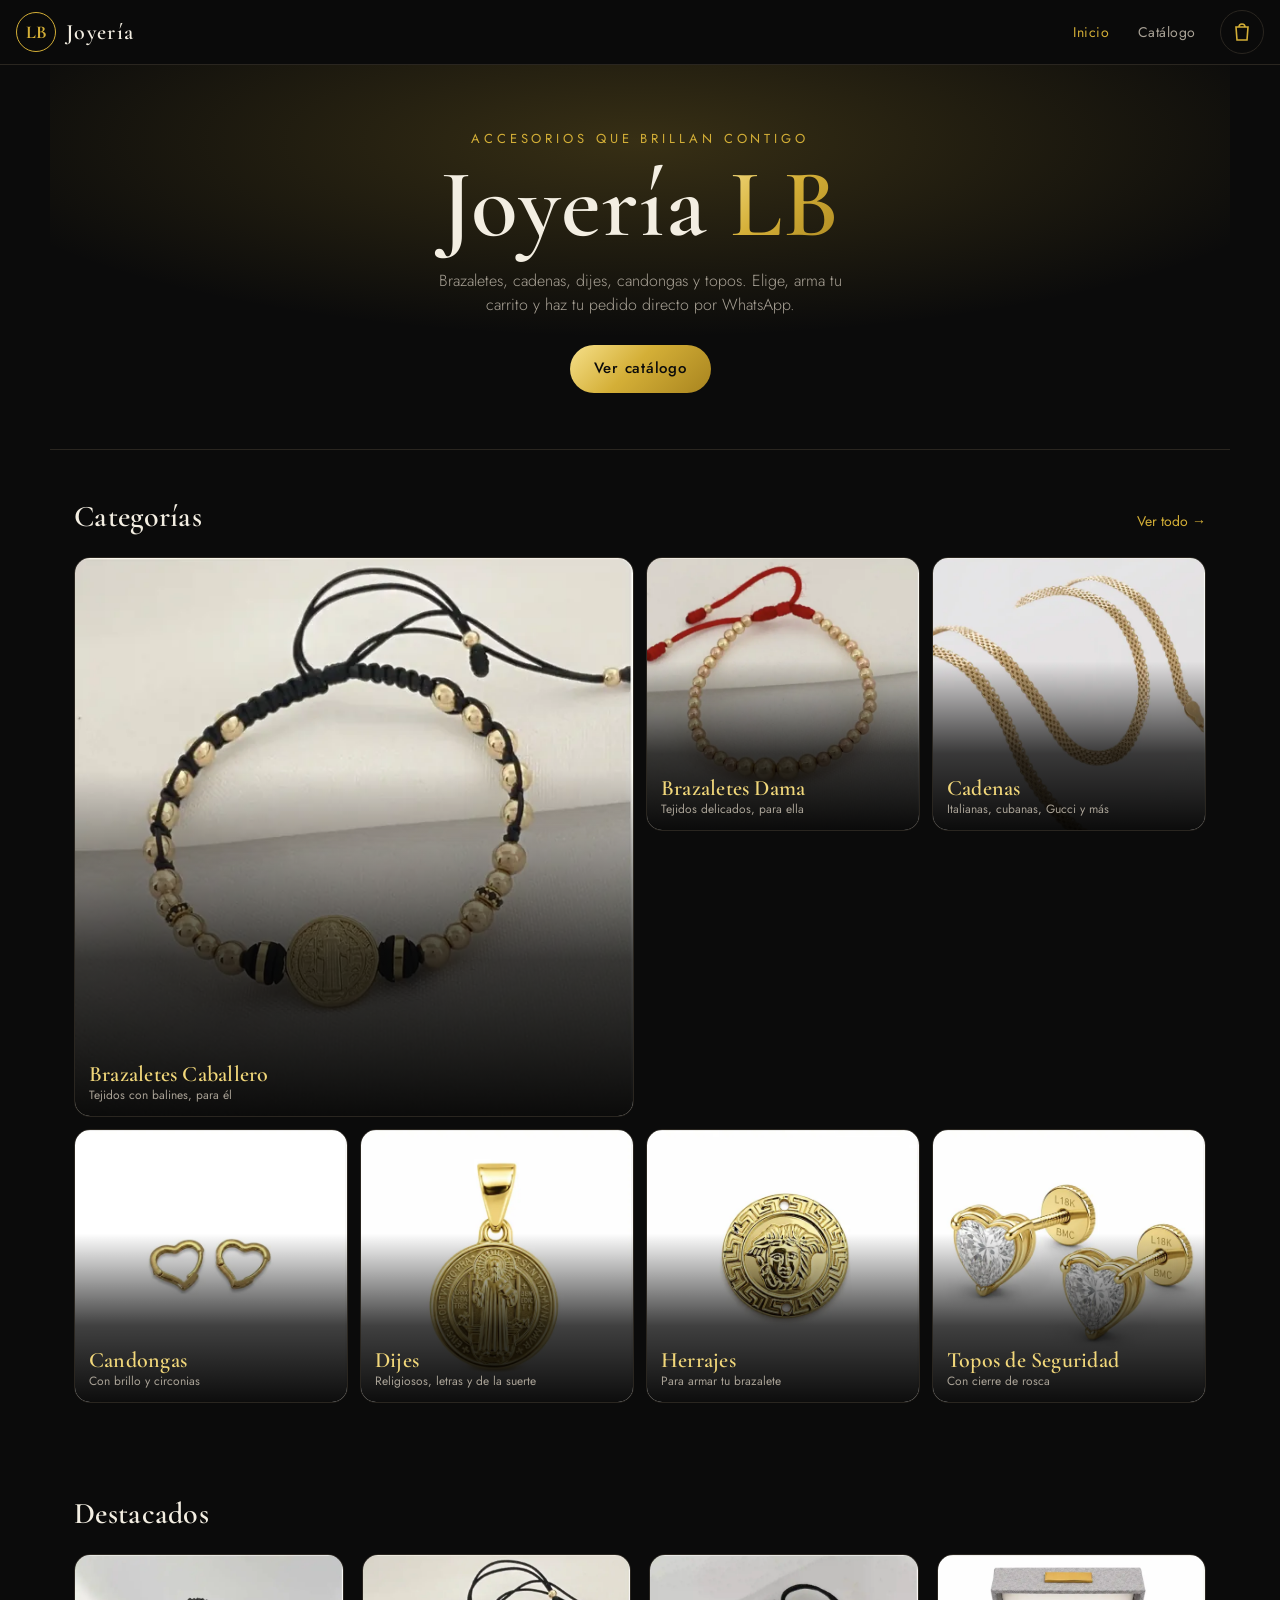
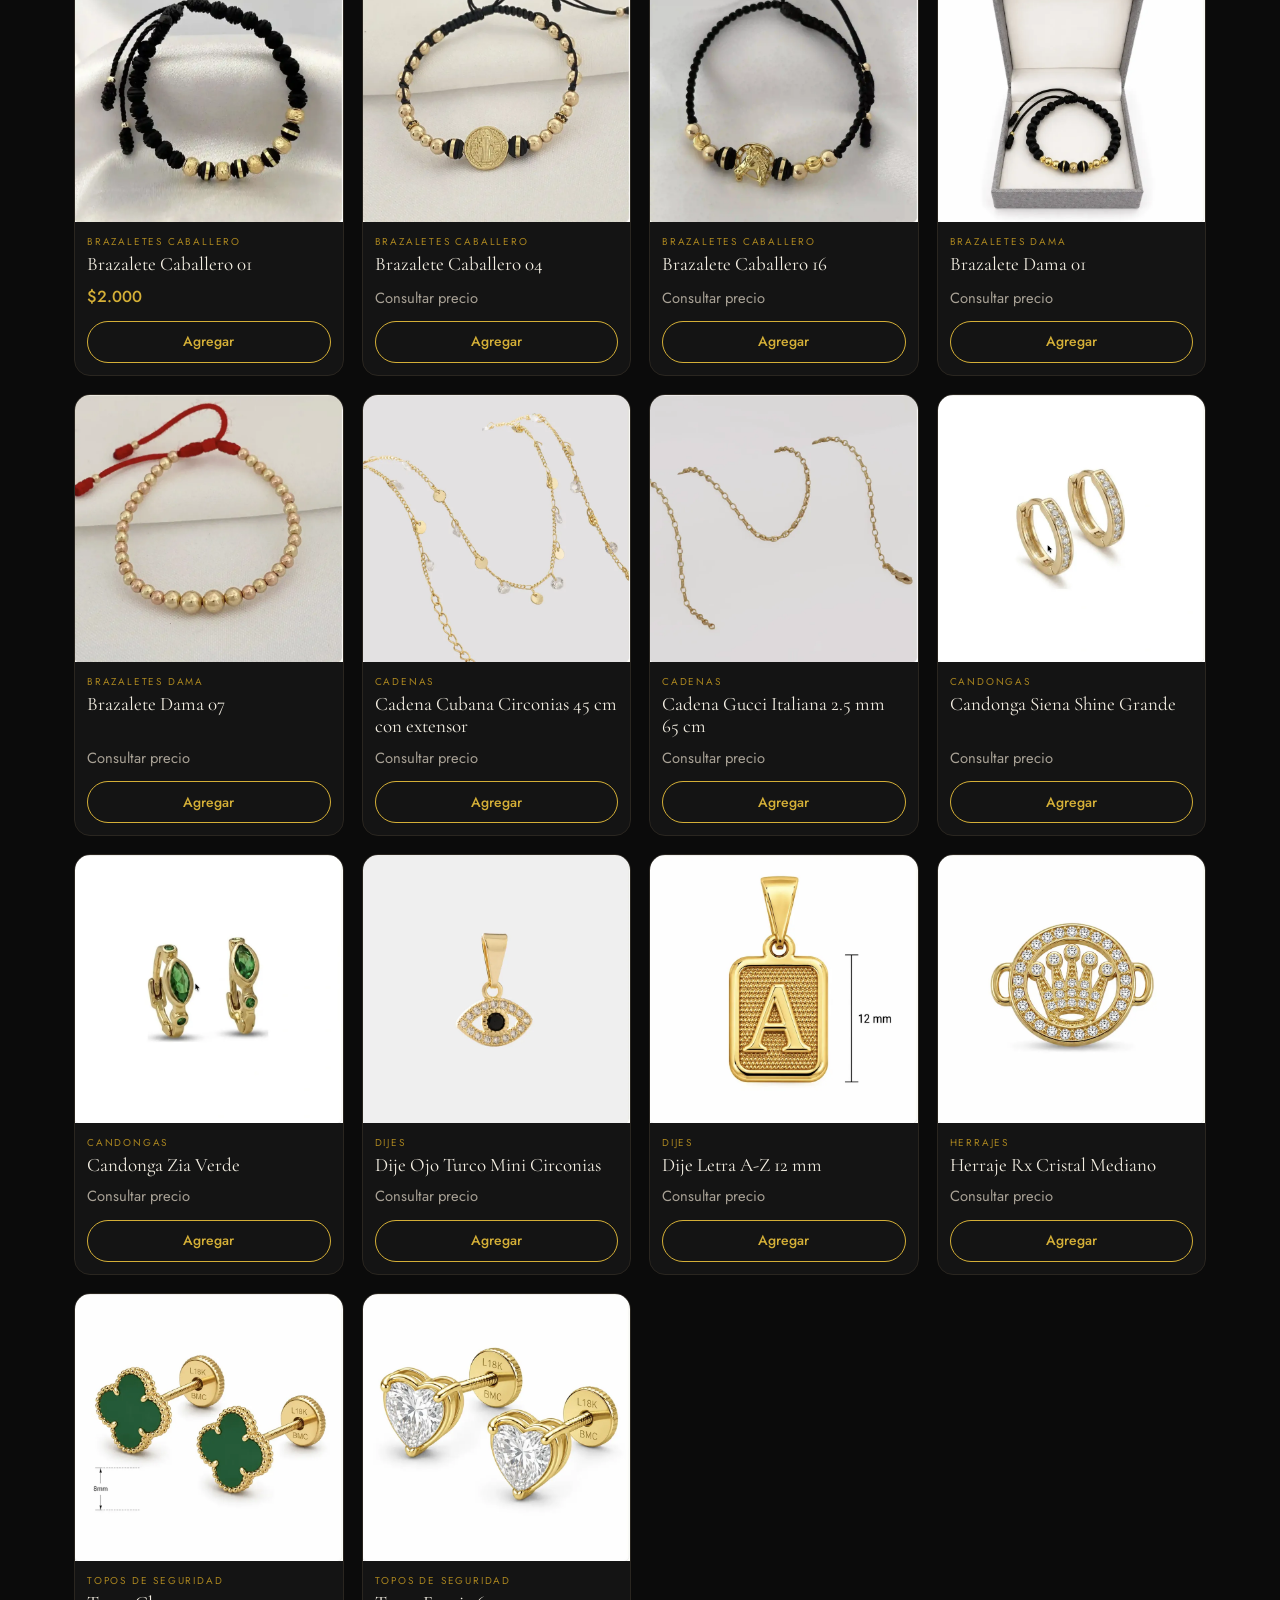
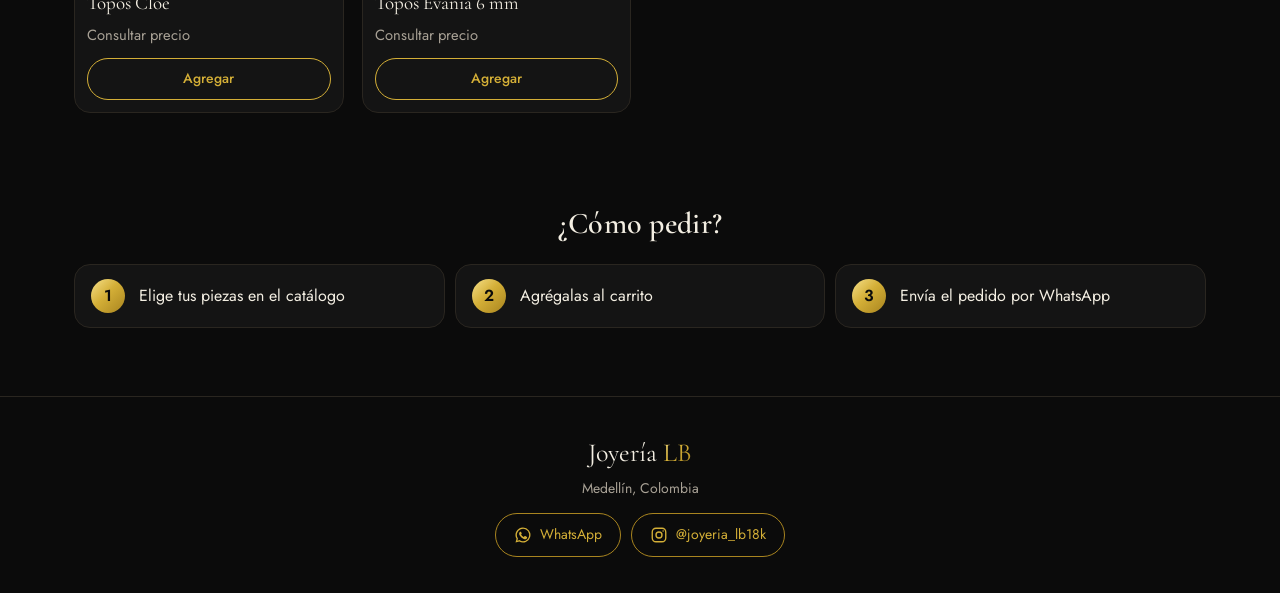
<file: index.html>
<!DOCTYPE html>
<html lang="es">
<head>
  <meta charset="UTF-8">
  <meta name="viewport" content="width=device-width, initial-scale=1, viewport-fit=cover">
  <meta name="theme-color" content="#0b0b0b">
  <meta name="apple-mobile-web-app-capable" content="yes">
  <meta name="apple-mobile-web-app-status-bar-style" content="black-translucent">
  <meta name="description" content="Joyería LB — brazaletes, cadenas, dijes, candongas y topos. Pide fácil por WhatsApp.">
  <title>Joyería LB</title>
  <link rel="icon" href="img/icono.svg" type="image/svg+xml">
  <link rel="apple-touch-icon" href="img/icono.svg">
  <link rel="preconnect" href="https://fonts.googleapis.com">
  <link rel="preconnect" href="https://fonts.gstatic.com" crossorigin>
  <link href="https://fonts.googleapis.com/css2?family=Cormorant+Garamond:wght@500;600;700&family=Jost:wght@300;400;500;600&display=swap" rel="stylesheet">
  <link rel="stylesheet" href="css/estilos.css">
</head>
<body data-page="inicio">

  <header class="header">
    <a href="index.html" class="logo"><span class="logo-lb">LB</span><span class="logo-txt">Joyería</span></a>
    <nav class="nav">
      <a href="index.html" class="activo">Inicio</a>
      <a href="catalogo.html">Catálogo</a>
    </nav>
    <button class="btn-carrito" id="abrirCarrito" aria-label="Abrir carrito">
      <svg viewBox="0 0 24 24" width="24" height="24" fill="none" stroke="currentColor" stroke-width="1.6"><path d="M6 7h12l-1 13H7L6 7Z"/><path d="M9 7a3 3 0 0 1 6 0"/></svg>
      <span class="contador" id="contador">0</span>
    </button>
  </header>

  <main>
    <section class="hero">
      <div class="hero-brillo"></div>
      <p class="hero-sub">Accesorios que brillan contigo</p>
      <h1 class="hero-titulo">Joyería <span class="oro">LB</span></h1>
      <p class="hero-texto">Brazaletes, cadenas, dijes, candongas y topos. Elige, arma tu carrito y haz tu pedido directo por WhatsApp.</p>
      <a href="catalogo.html" class="btn btn-oro">Ver catálogo</a>
    </section>

    <section class="seccion">
      <div class="seccion-cab">
        <h2>Categorías</h2>
        <a href="catalogo.html" class="ver-todo">Ver todo →</a>
      </div>
      <div class="grid-categorias" id="gridCategorias"></div>
    </section>

    <section class="seccion">
      <div class="seccion-cab">
        <h2>Destacados</h2>
      </div>
      <div class="grid-productos" id="gridDestacados"></div>
    </section>

    <section class="seccion como-pedir">
      <h2>¿Cómo pedir?</h2>
      <ol class="pasos">
        <li><span>1</span>Elige tus piezas en el catálogo</li>
        <li><span>2</span>Agrégalas al carrito</li>
        <li><span>3</span>Envía el pedido por WhatsApp</li>
      </ol>
    </section>
  </main>

  <footer class="footer">
    <p class="logo-footer">Joyería <span class="oro">LB</span></p>
    <p id="footerCiudad"></p>
    <div class="footer-redes">
  <a id="footerWpp" class="red" target="_blank" rel="noopener">
    <svg width="18" height="18" viewBox="0 0 24 24" fill="currentColor"><path d="M12 2a10 10 0 0 0-8.6 15.1L2 22l5-1.3A10 10 0 1 0 12 2Zm0 18.2a8.2 8.2 0 0 1-4.2-1.2l-.3-.2-3 .8.8-2.9-.2-.3A8.2 8.2 0 1 1 12 20.2Zm4.5-6.1c-.2-.1-1.5-.7-1.7-.8-.2-.1-.4-.1-.6.1l-.8 1c-.1.2-.3.2-.5.1a6.7 6.7 0 0 1-3.3-2.9c-.3-.4.3-.4.7-1.3.1-.2 0-.3 0-.4l-.8-1.8c-.2-.5-.4-.4-.6-.4h-.5a1 1 0 0 0-.7.3 3 3 0 0 0-.9 2.2 5.2 5.2 0 0 0 1.1 2.7 11.8 11.8 0 0 0 4.5 4c1.7.7 2.3.8 3.2.6.5-.1 1.5-.6 1.7-1.2.2-.6.2-1.1.2-1.2-.1-.1-.3-.2-.5-.3Z"/></svg>
    <span>WhatsApp</span>
  </a>
  <a id="footerIg" class="red" target="_blank" rel="noopener" hidden>
    <svg width="18" height="18" viewBox="0 0 24 24" fill="none" stroke="currentColor" stroke-width="1.8"><rect x="3" y="3" width="18" height="18" rx="5"/><circle cx="12" cy="12" r="4"/><circle cx="17.5" cy="6.5" r="1" fill="currentColor" stroke="none"/></svg>
    <span id="footerIgTxt">Instagram</span>
  </a>
</div>
  </footer>

  <!-- Carrito, modal y aviso (compartidos) -->
  <div id="componentes"></div>

  <script src="js/config.js"></script>
  <script src="js/productos.js"></script>
  <script src="js/app.js"></script>
</body>
</html>
</file>
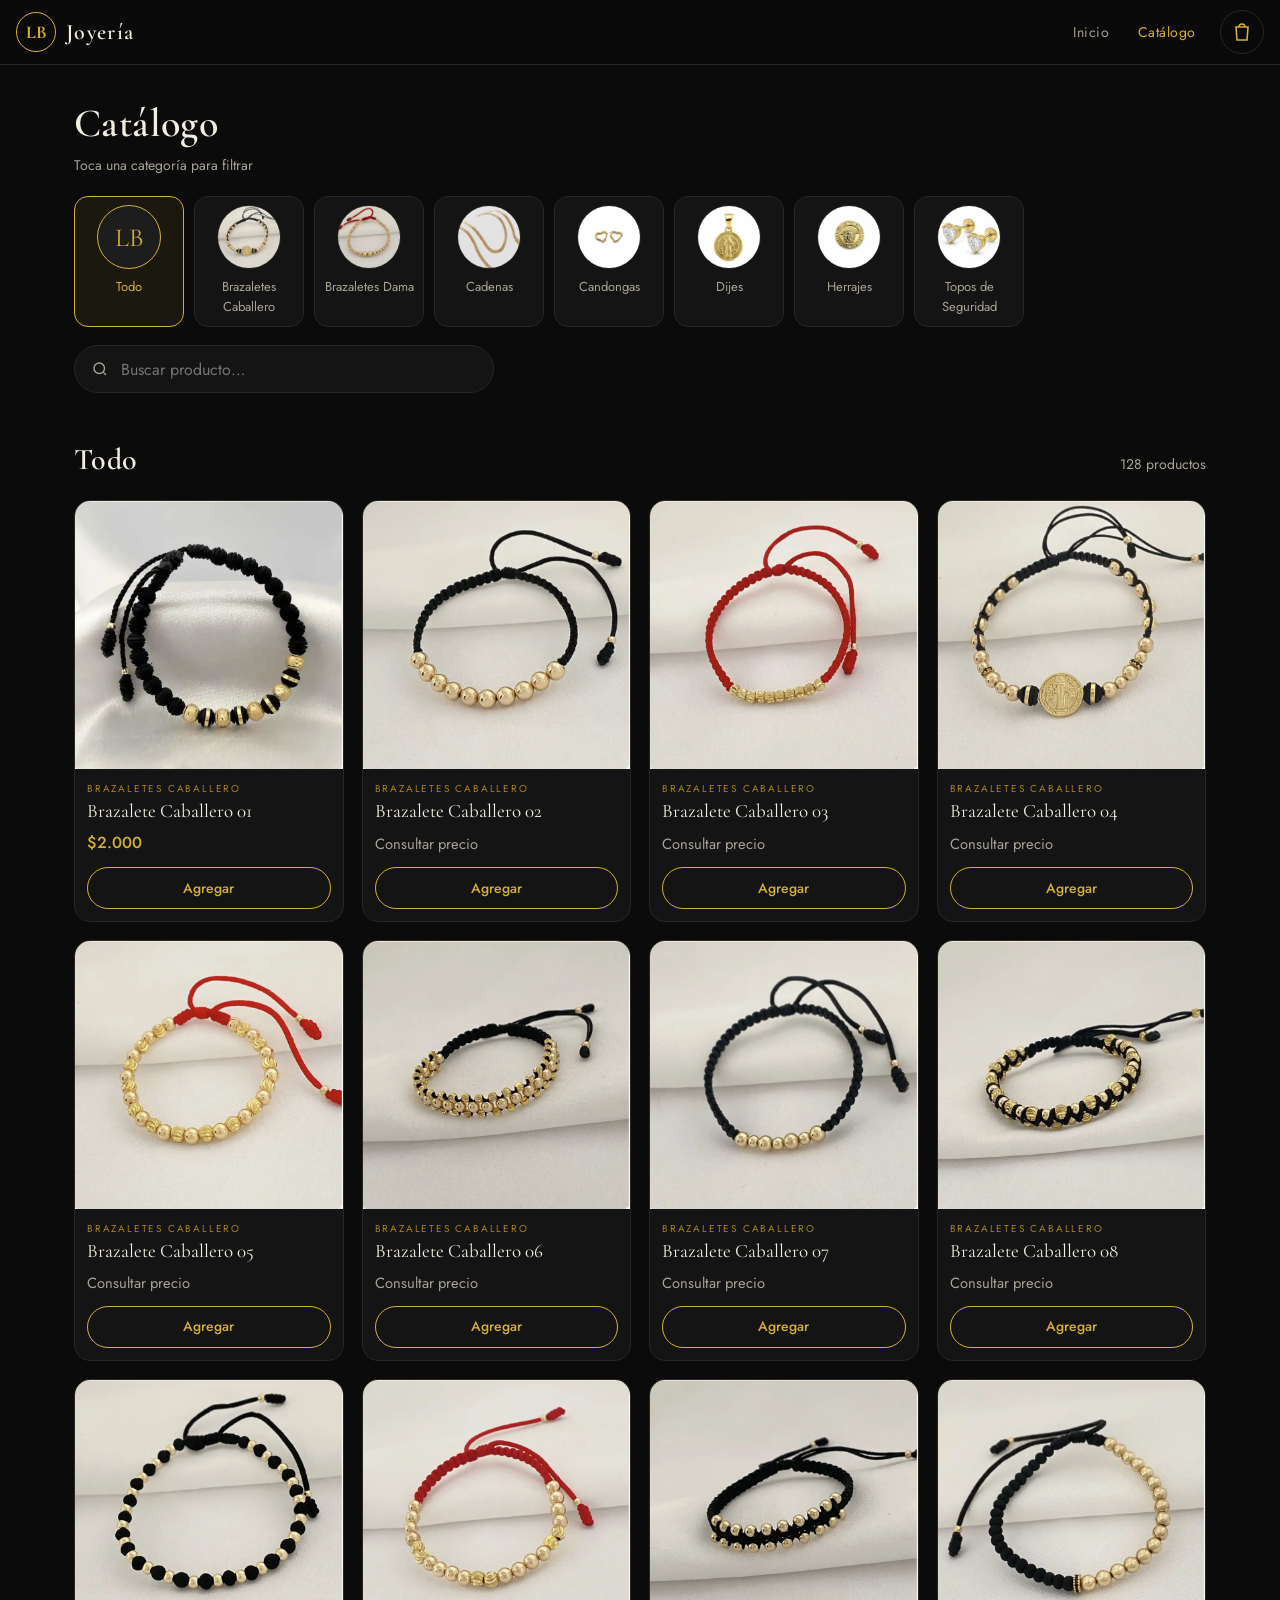
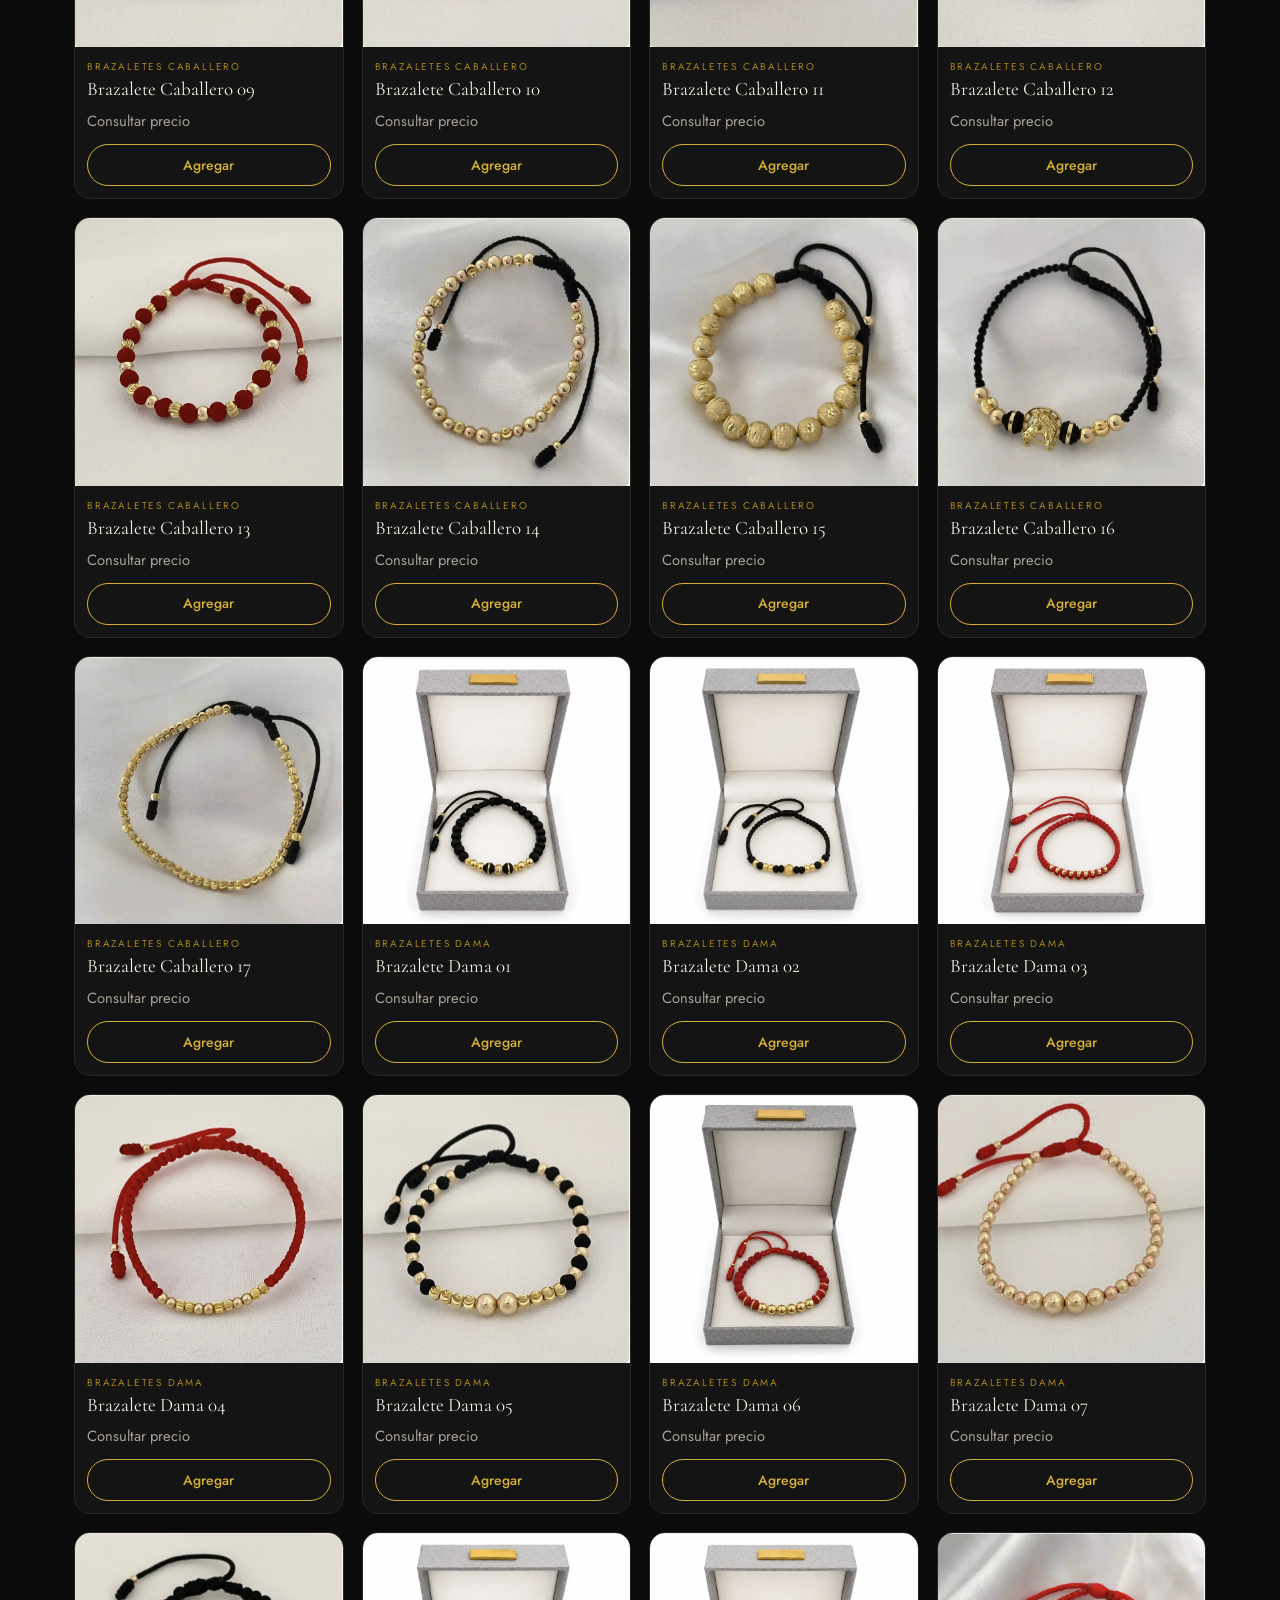
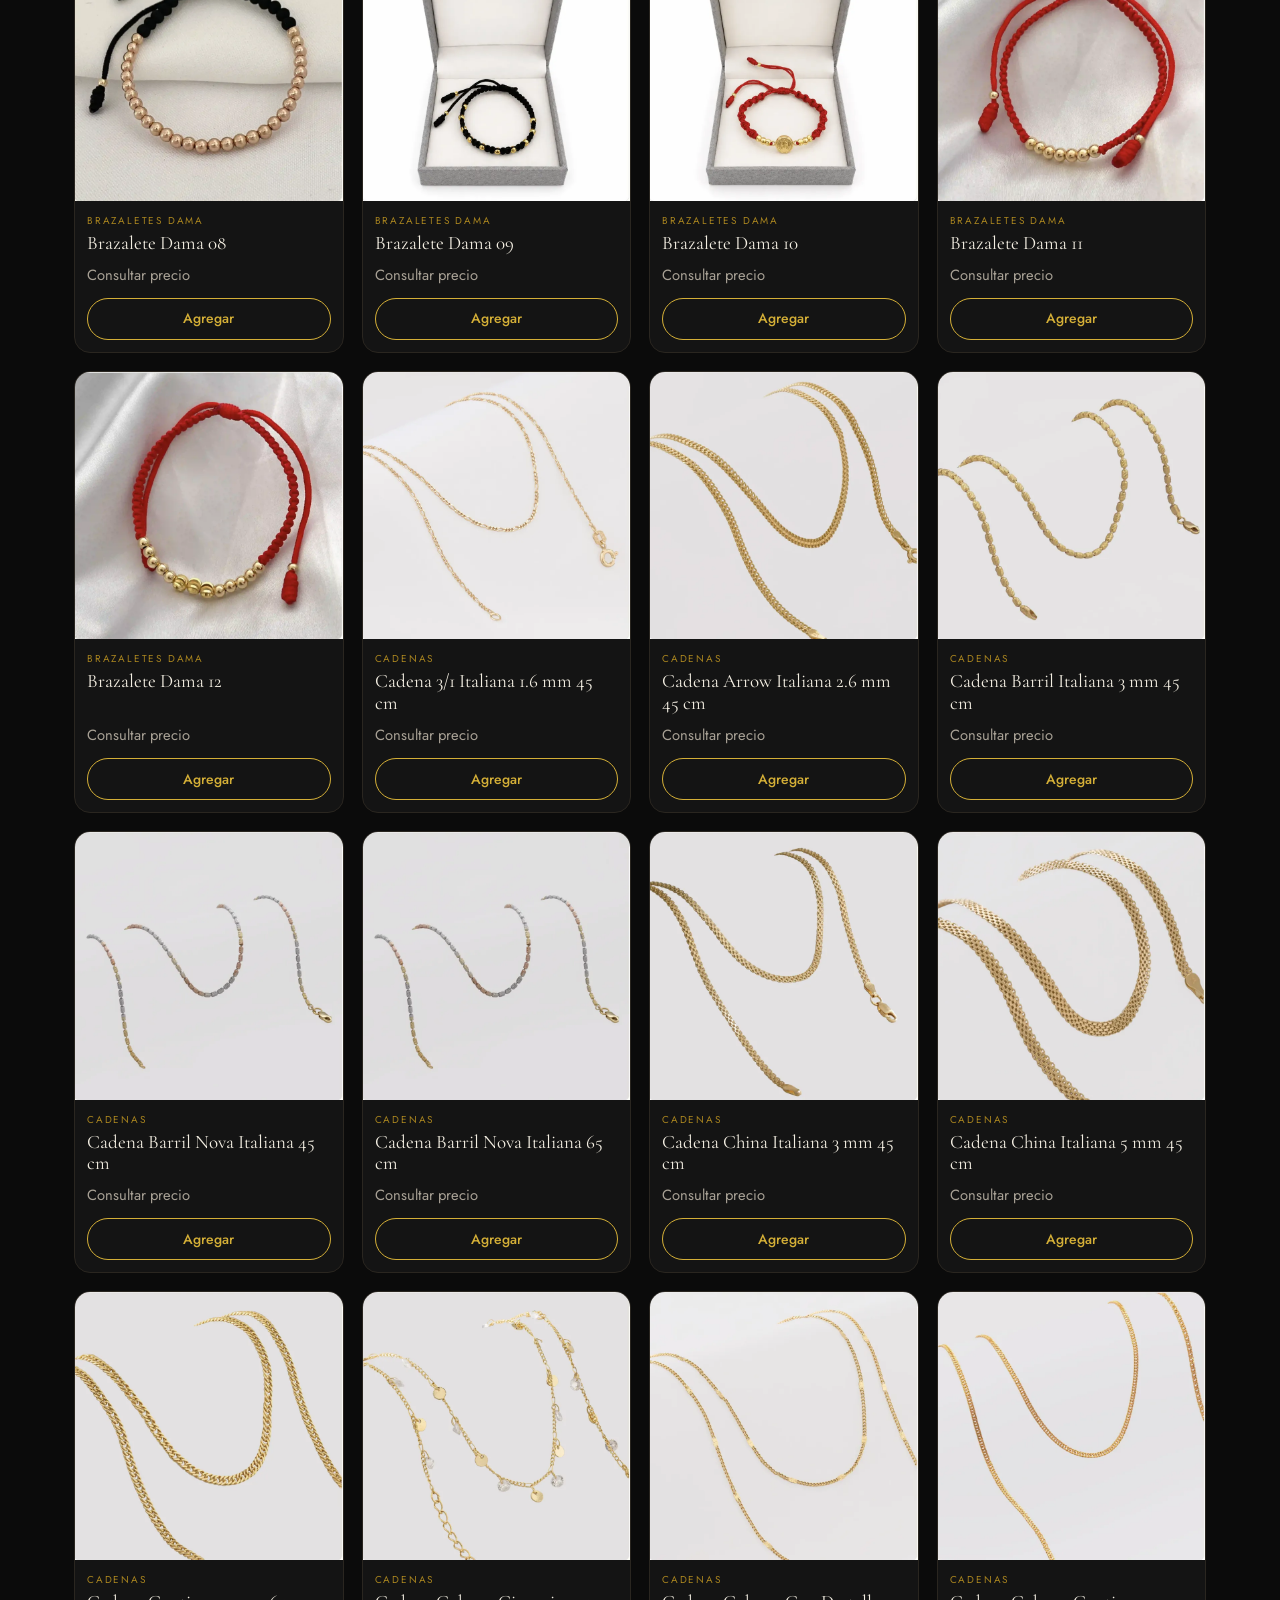
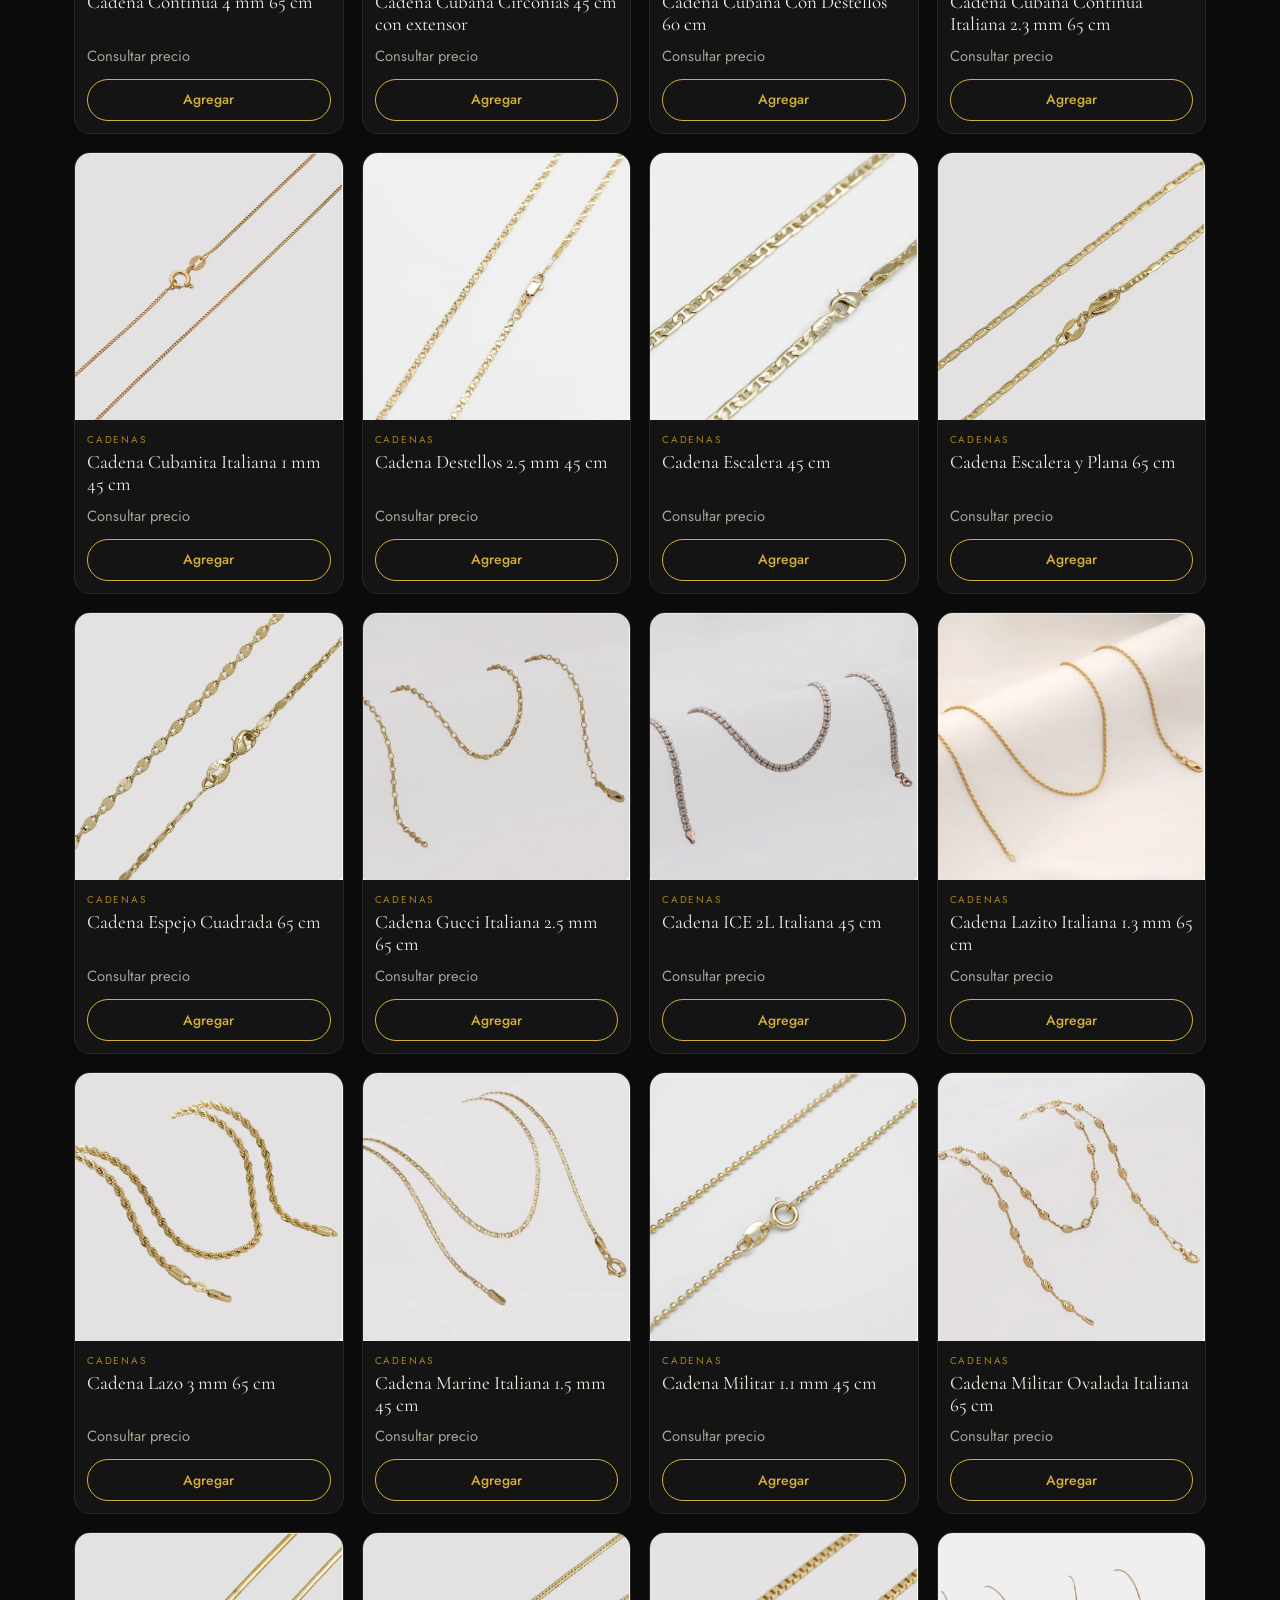
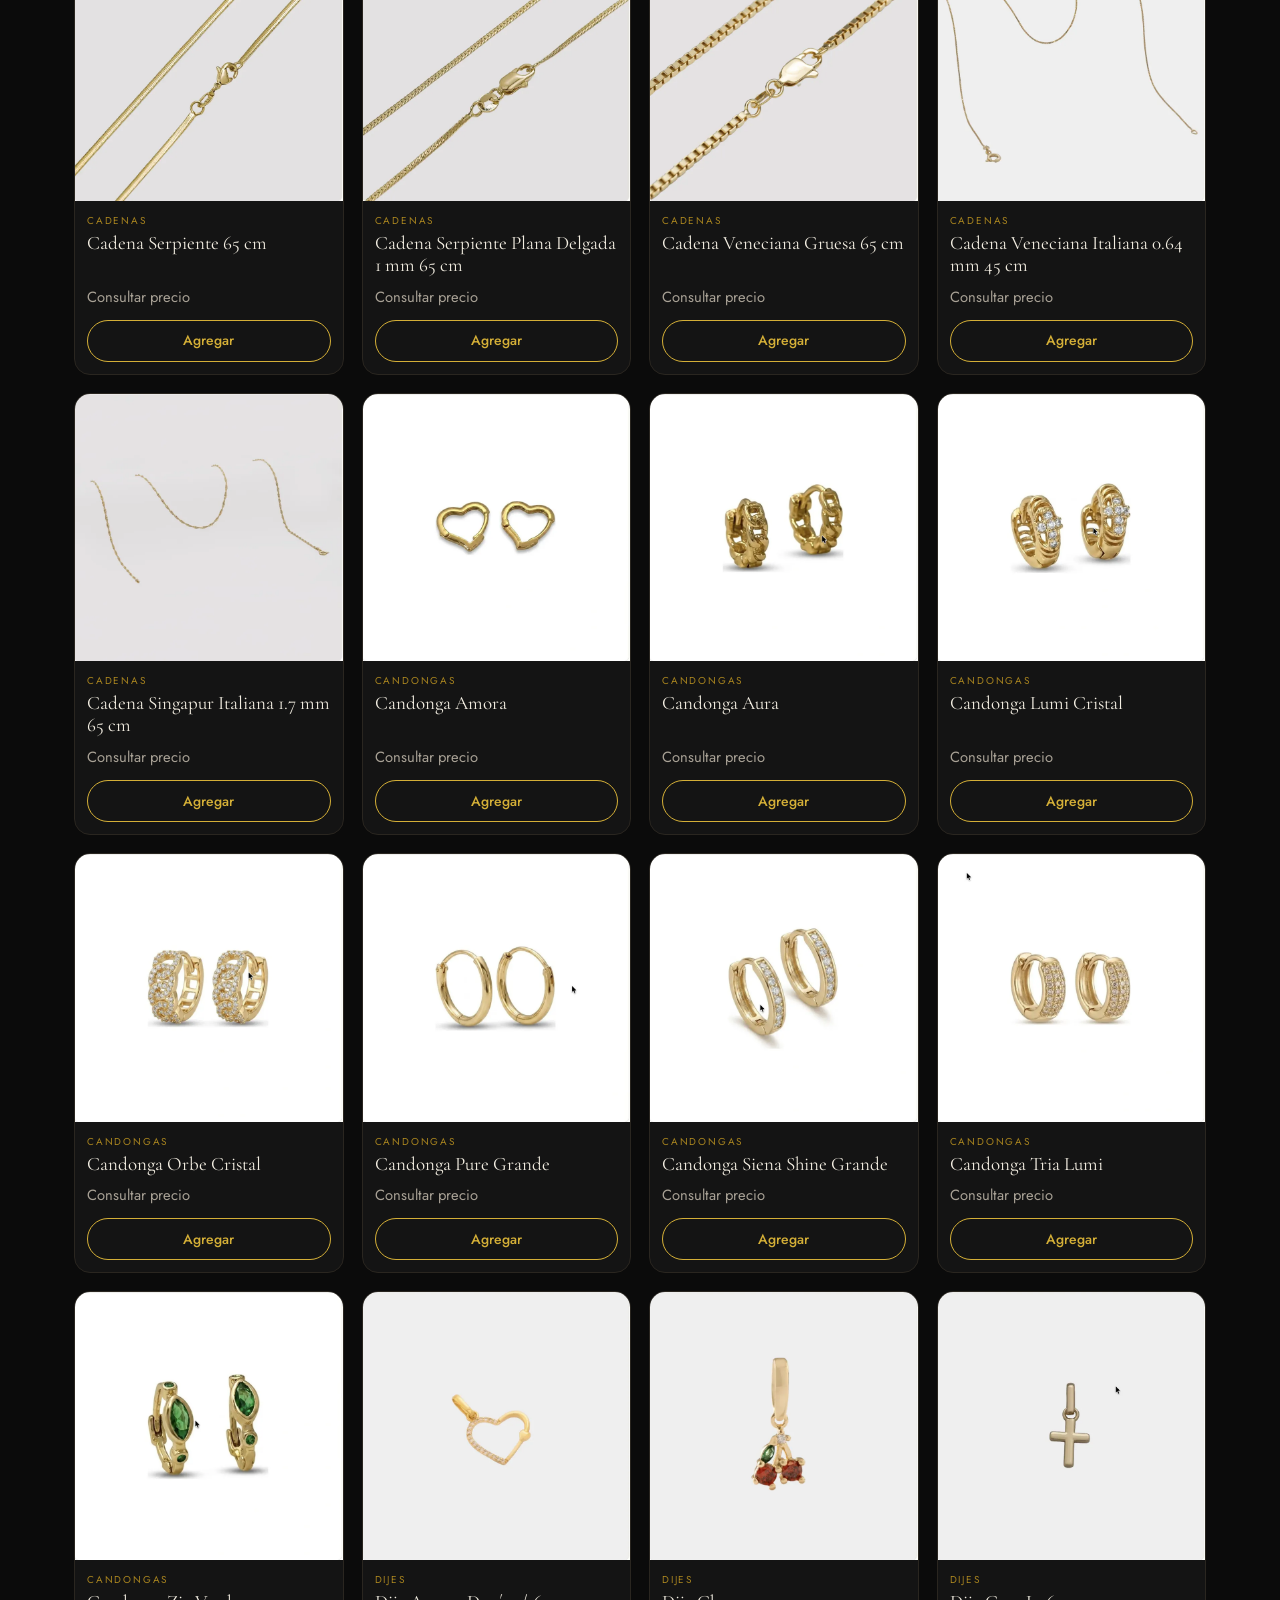
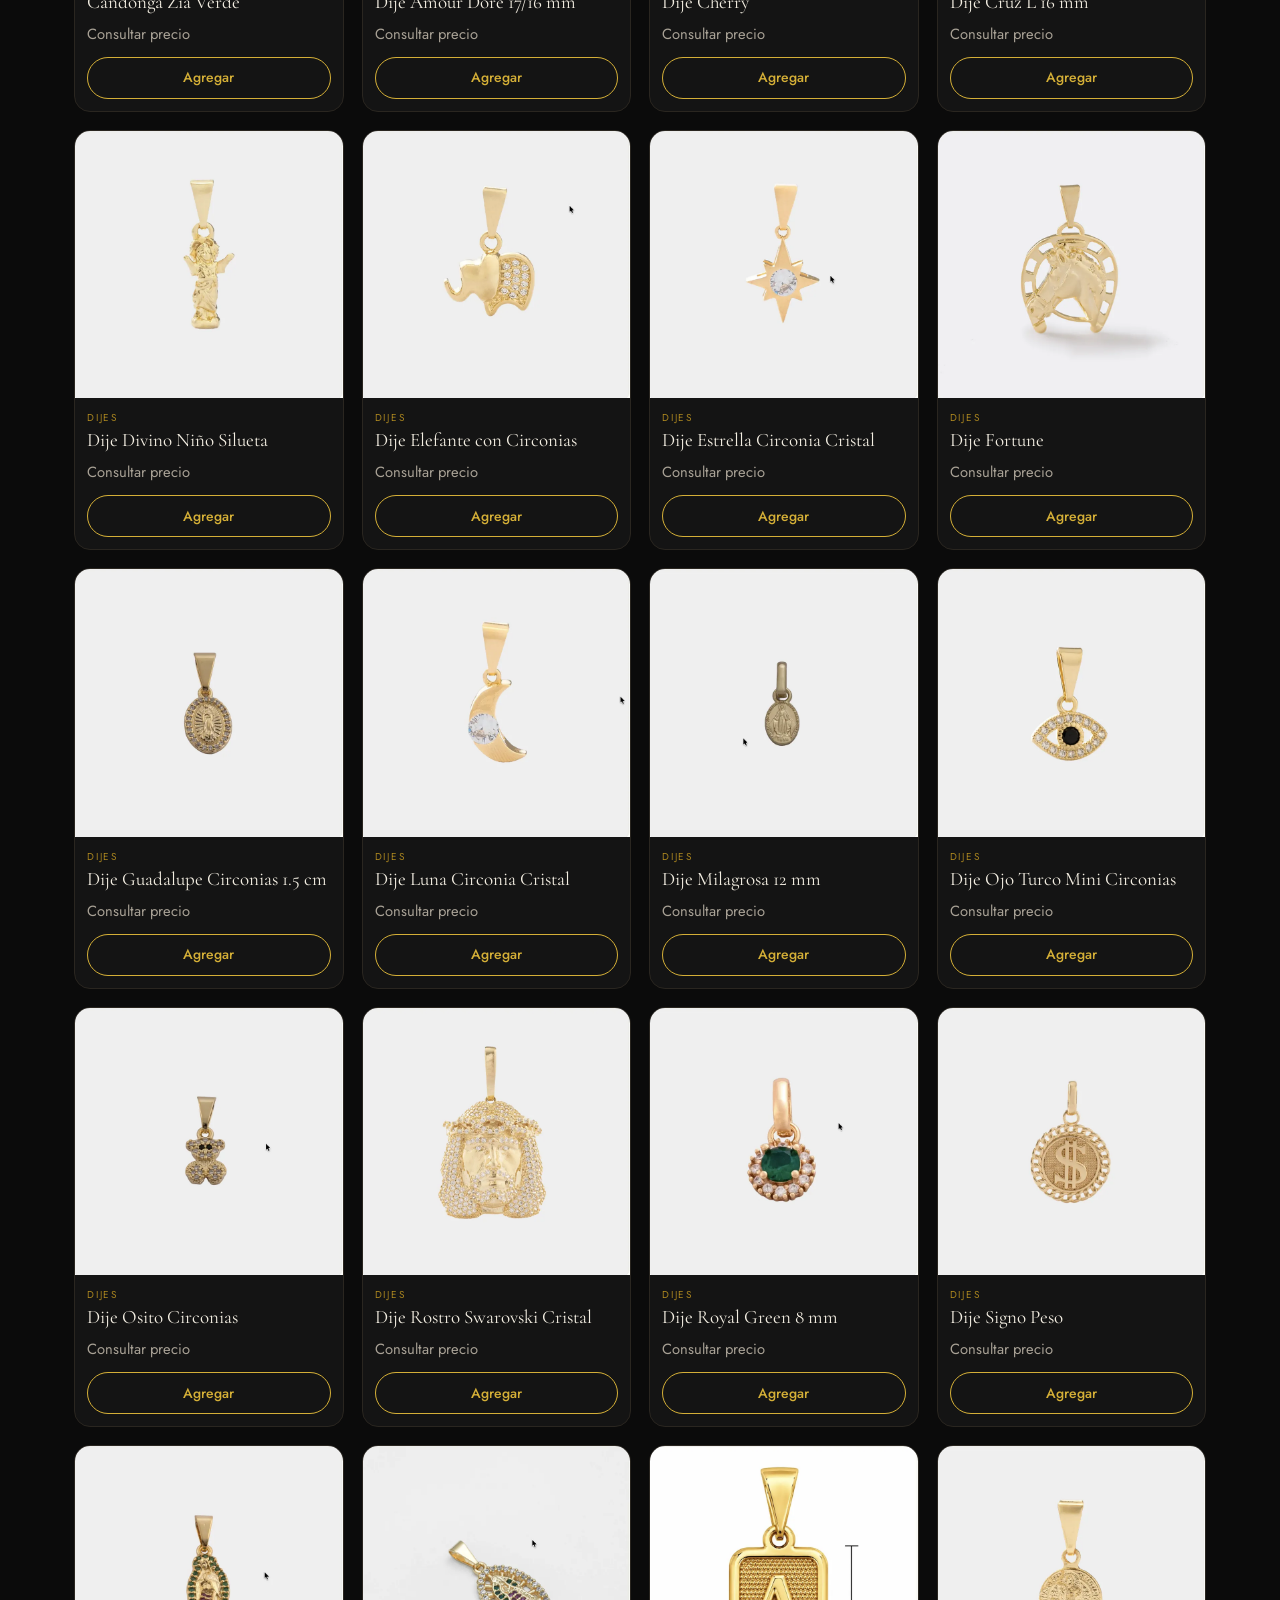
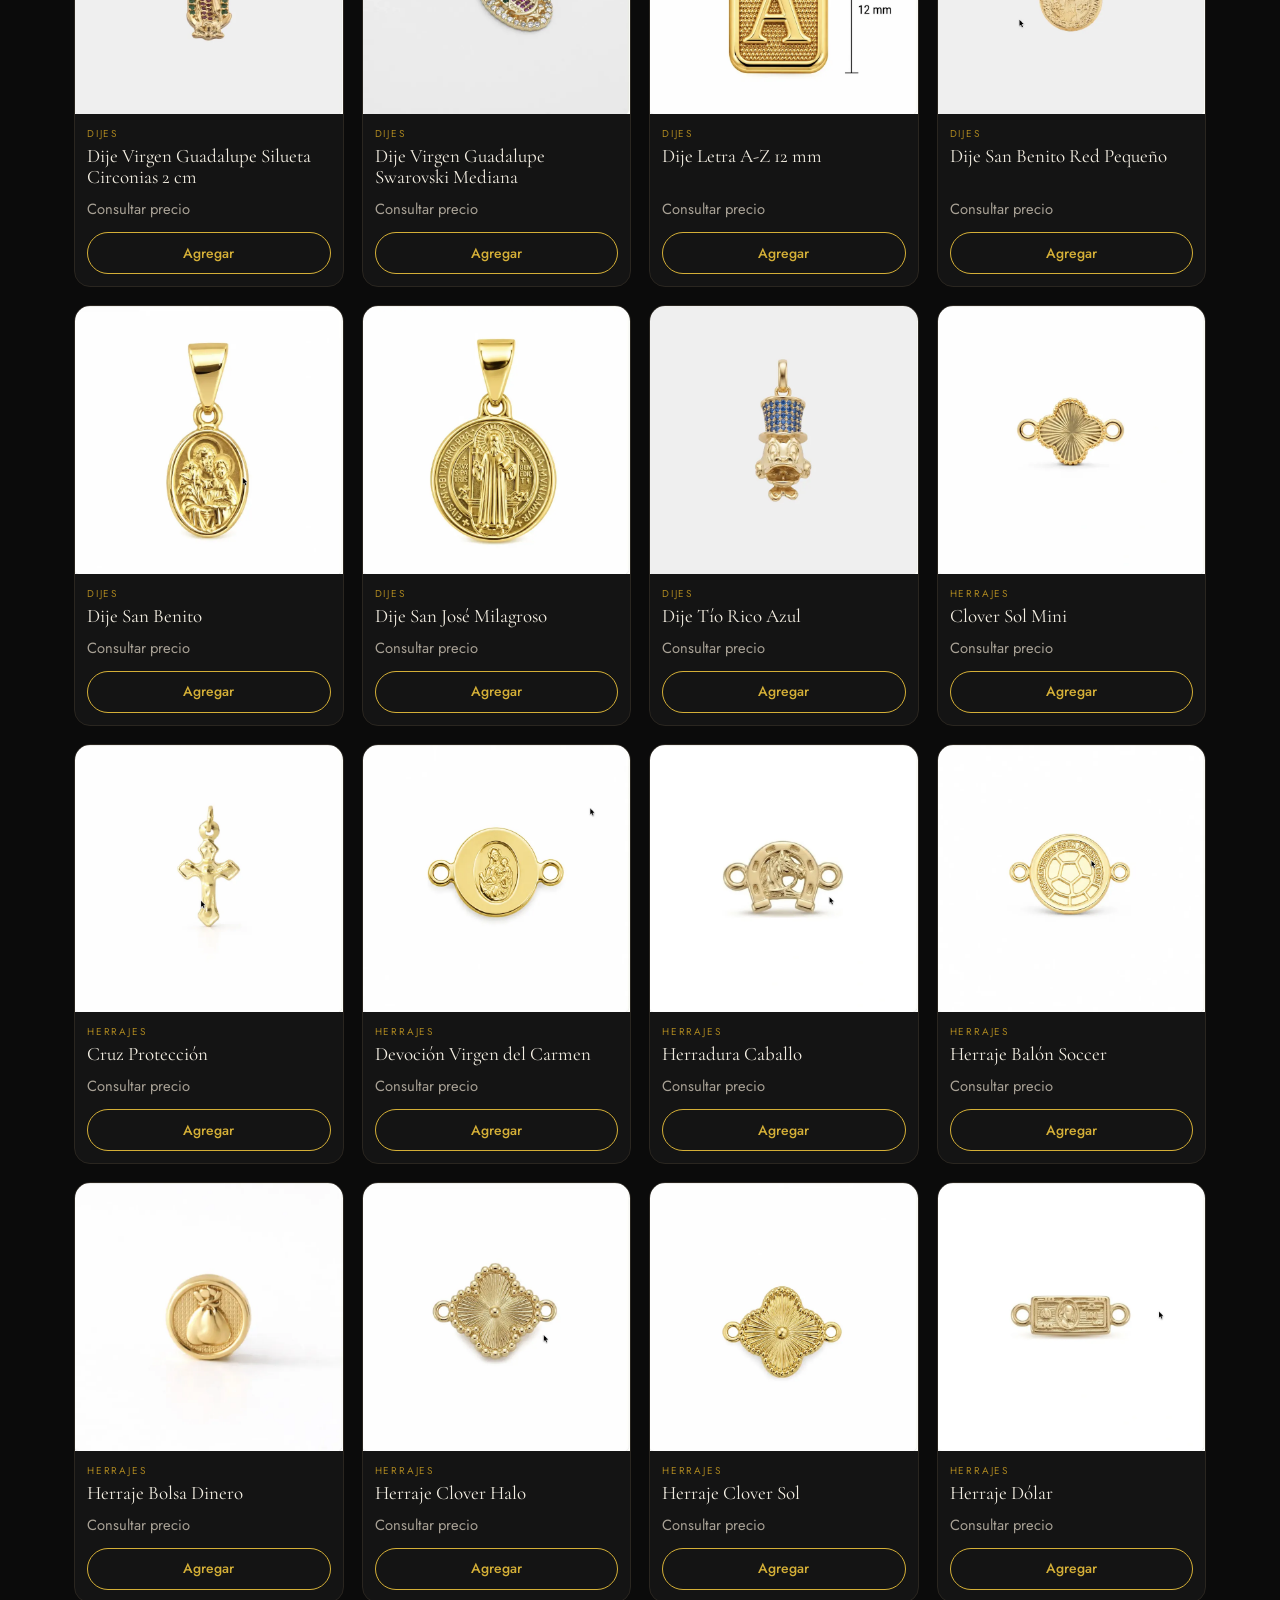
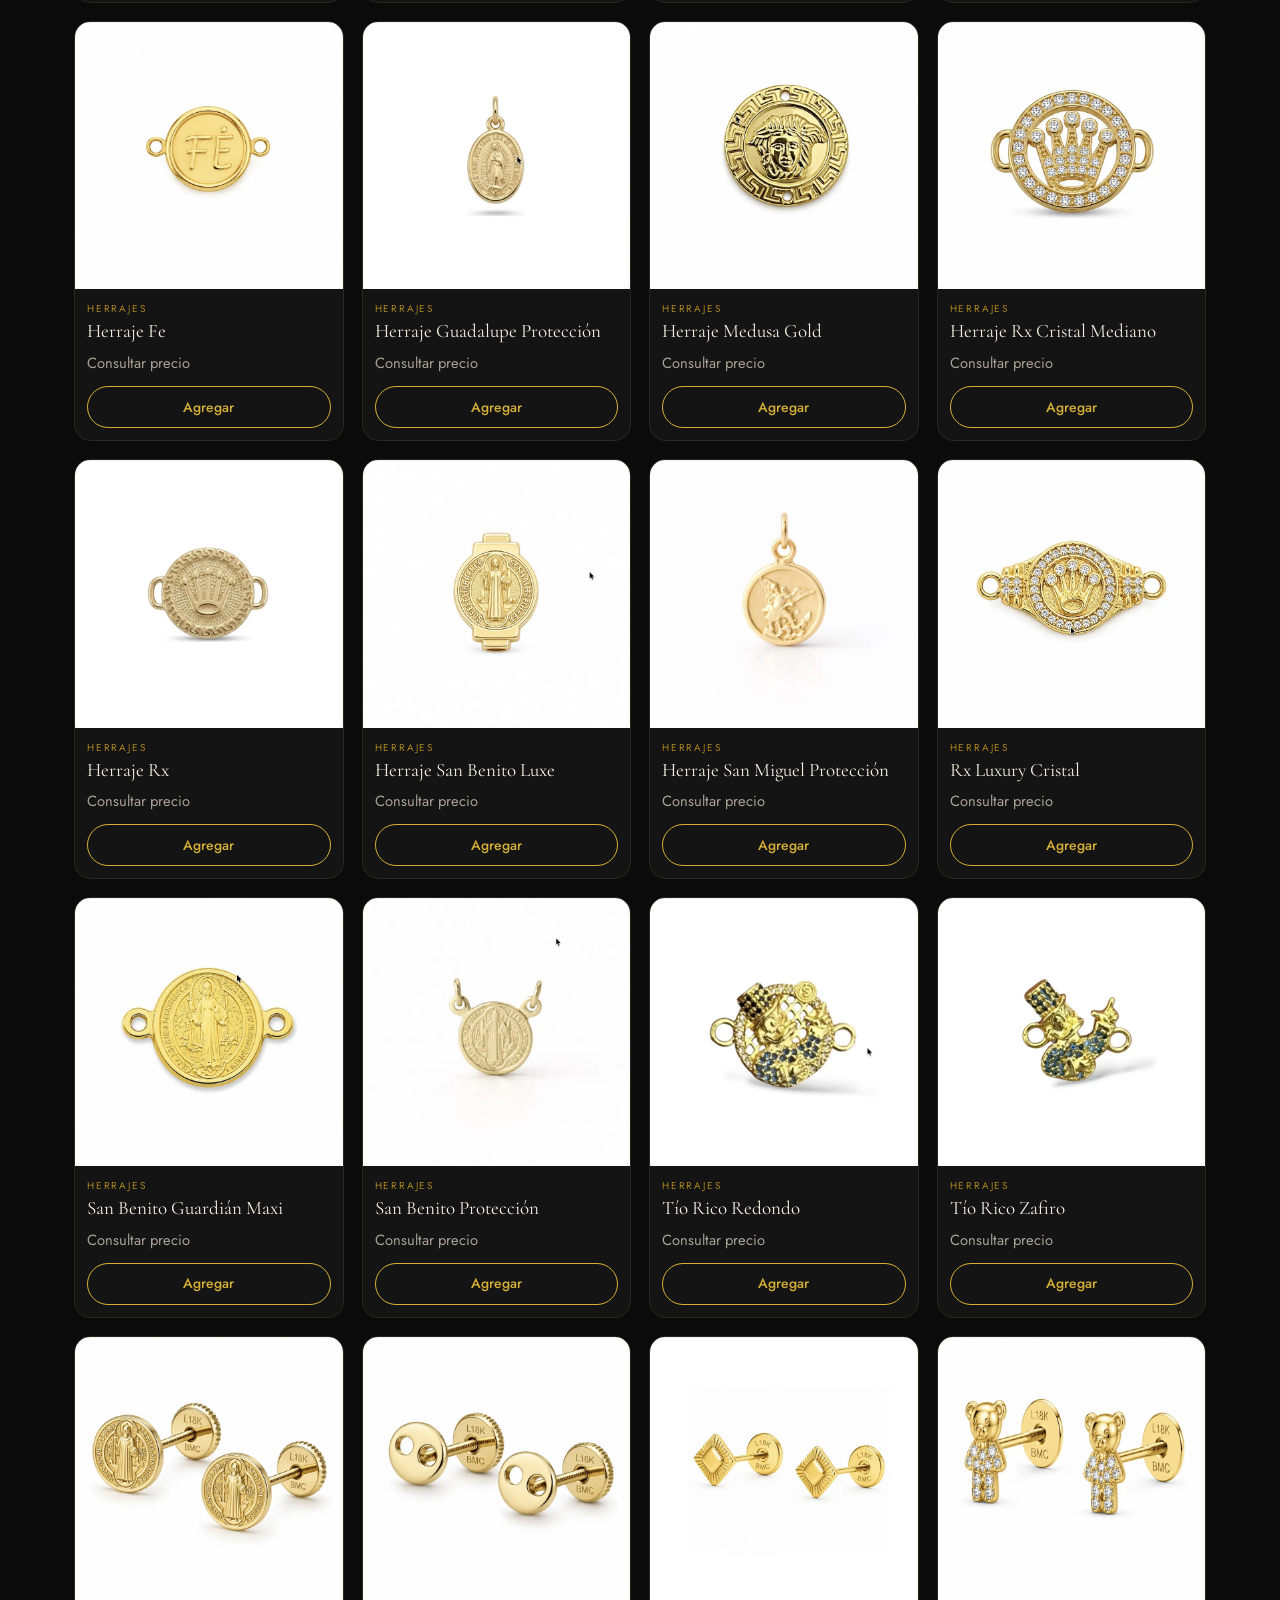
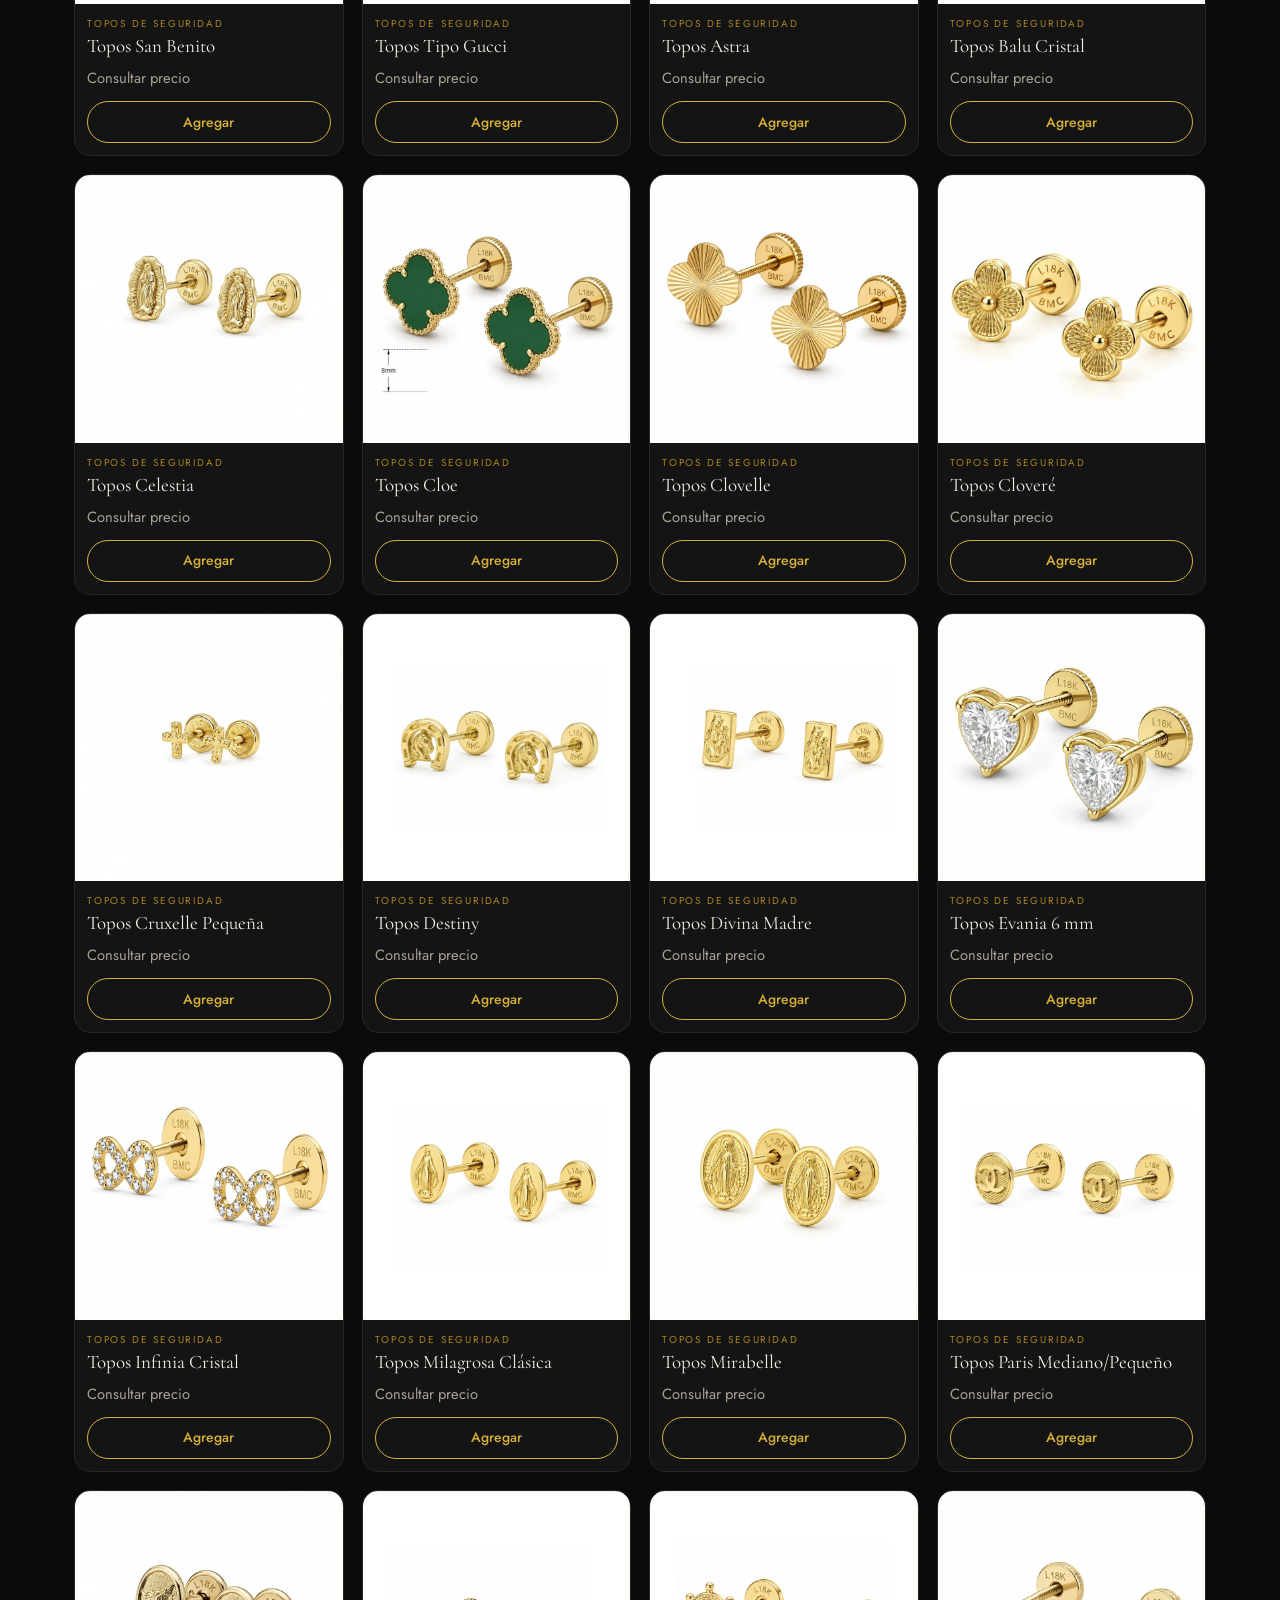
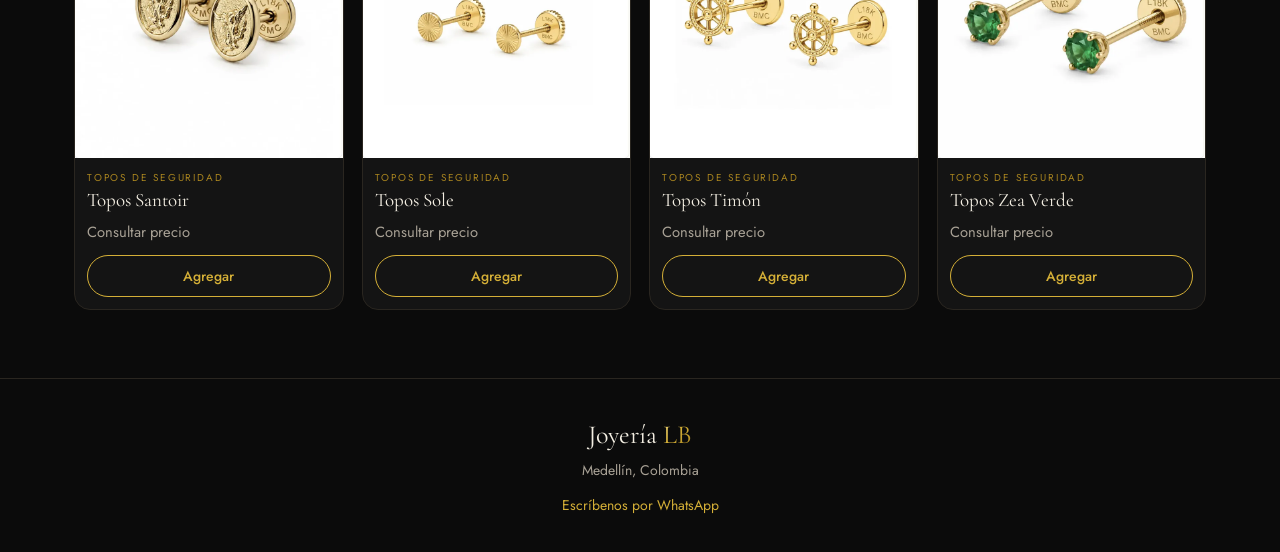
<file: catalogo.html>
<!DOCTYPE html>
<html lang="es">
<head>
  <meta charset="UTF-8">
  <meta name="viewport" content="width=device-width, initial-scale=1, viewport-fit=cover">
  <meta name="theme-color" content="#0b0b0b">
  <meta name="apple-mobile-web-app-capable" content="yes">
  <meta name="apple-mobile-web-app-status-bar-style" content="black-translucent">
  <meta name="description" content="Catálogo de Joyería LB — elige por categoría y pide por WhatsApp.">
  <title>Catálogo · Joyería LB</title>
  <link rel="icon" href="img/icono.svg" type="image/svg+xml">
  <link rel="apple-touch-icon" href="img/icono.svg">
  <link rel="preconnect" href="https://fonts.googleapis.com">
  <link rel="preconnect" href="https://fonts.gstatic.com" crossorigin>
  <link href="https://fonts.googleapis.com/css2?family=Cormorant+Garamond:wght@500;600;700&family=Jost:wght@300;400;500;600&display=swap" rel="stylesheet">
  <link rel="stylesheet" href="css/estilos.css">
</head>
<body data-page="catalogo">

  <header class="header">
    <a href="index.html" class="logo"><span class="logo-lb">LB</span><span class="logo-txt">Joyería</span></a>
    <nav class="nav">
      <a href="index.html">Inicio</a>
      <a href="catalogo.html" class="activo">Catálogo</a>
    </nav>
    <button class="btn-carrito" id="abrirCarrito" aria-label="Abrir carrito">
      <svg viewBox="0 0 24 24" width="24" height="24" fill="none" stroke="currentColor" stroke-width="1.6"><path d="M6 7h12l-1 13H7L6 7Z"/><path d="M9 7a3 3 0 0 1 6 0"/></svg>
      <span class="contador" id="contador">0</span>
    </button>
  </header>

  <main>
    <section class="catalogo-cab">
      <h1>Catálogo</h1>
      <p>Toca una categoría para filtrar</p>
    </section>

    <!-- Tarjetas de categoría (se desplazan de lado en el celular) -->
    <div class="filtro-categorias" id="filtroCategorias" role="tablist"></div>

    <div class="buscador">
      <svg viewBox="0 0 24 24" width="18" height="18" fill="none" stroke="currentColor" stroke-width="1.8"><circle cx="11" cy="11" r="7"/><path d="m20 20-3.5-3.5"/></svg>
      <input type="search" id="buscar" placeholder="Buscar producto…" autocomplete="off">
    </div>

    <section class="seccion">
      <div class="seccion-cab">
        <h2 id="tituloCategoria">Todo</h2>
        <span class="cantidad" id="cantidadResultados"></span>
      </div>
      <div class="grid-productos" id="gridProductos"></div>
      <p class="vacio" id="sinResultados" hidden>No encontramos productos con esa búsqueda.</p>
    </section>
  </main>

  <footer class="footer">
    <p class="logo-footer">Joyería <span class="oro">LB</span></p>
    <p id="footerCiudad"></p>
    <a id="footerWpp" class="footer-wpp" target="_blank" rel="noopener">Escríbenos por WhatsApp</a>
  </footer>

  <div id="componentes"></div>

  <script src="js/config.js"></script>
  <script src="js/productos.js"></script>
  <script src="js/app.js"></script>
</body>
</html>
</file>
<file: css/estilos.css>
/* ============================================================
   JOYERÍA LB — Negro y dorado
   ============================================================ */
:root {
  --negro: #0b0b0b;
  --negro-2: #141414;
  --negro-3: #1d1d1d;
  --borde: #2a2620;
  --oro: #d4af37;
  --oro-claro: #f1d77a;
  --oro-osc: #a8841f;
  --degradado-oro: linear-gradient(135deg, #f6e08a 0%, #d4af37 45%, #a8841f 100%);
  --texto: #f3eee2;
  --texto-suave: #a9a296;
  --radio: 16px;
  --serif: "Cormorant Garamond", Georgia, serif;
  --sans: "Jost", -apple-system, BlinkMacSystemFont, "Segoe UI", Roboto, sans-serif;
  --seguro-arriba: env(safe-area-inset-top, 0px);
  --seguro-abajo: env(safe-area-inset-bottom, 0px);
  --header-alto: 64px;
}

*, *::before, *::after { box-sizing: border-box; }
html { -webkit-text-size-adjust: 100%; scroll-behavior: smooth; }
body {
  margin: 0;
  background: var(--negro);
  color: var(--texto);
  font-family: var(--sans);
  font-weight: 400;
  line-height: 1.5;
  -webkit-font-smoothing: antialiased;
  -webkit-tap-highlight-color: transparent;
  overflow-x: hidden;
}
body.bloqueado { overflow: hidden; }
img { max-width: 100%; display: block; }
a { color: inherit; text-decoration: none; }
button { font: inherit; color: inherit; background: none; border: 0; cursor: pointer; touch-action: manipulation; }
h1, h2, h3 { font-family: var(--serif); font-weight: 600; margin: 0; letter-spacing: .01em; }
.oro {
  background: var(--degradado-oro);
  -webkit-background-clip: text; background-clip: text;
  color: transparent;
}

/* ---------- Header ---------- */
.header {
  position: sticky; top: 0; z-index: 40;
  display: flex; align-items: center; justify-content: space-between; gap: 12px;
  padding: calc(10px + var(--seguro-arriba)) max(16px, env(safe-area-inset-right)) 10px max(16px, env(safe-area-inset-left));
  background: rgba(11, 11, 11, .88);
  -webkit-backdrop-filter: blur(14px); backdrop-filter: blur(14px);
  border-bottom: 1px solid var(--borde);
}
.logo { display: flex; align-items: center; gap: 10px; }
.logo-lb {
  display: grid; place-items: center;
  width: 40px; height: 40px; border-radius: 50%;
  border: 1.5px solid var(--oro);
  font-family: var(--serif); font-weight: 700; font-size: 18px; color: var(--oro);
}
.logo-txt { font-family: var(--serif); font-size: 22px; font-weight: 600; letter-spacing: .06em; }
.nav { display: flex; gap: 4px; margin-left: auto; }
.nav a {
  padding: 8px 12px; border-radius: 999px;
  font-size: 14px; color: var(--texto-suave); letter-spacing: .04em;
}
.nav a.activo { color: var(--oro); }
.btn-carrito {
  position: relative; width: 44px; height: 44px;
  display: grid; place-items: center;
  border-radius: 50%; border: 1px solid var(--borde); color: var(--oro);
}
.contador {
  position: absolute; top: -4px; right: -4px;
  min-width: 20px; height: 20px; padding: 0 5px;
  display: grid; place-items: center;
  border-radius: 999px; background: var(--oro); color: var(--negro);
  font-size: 11px; font-weight: 600;
  transform: scale(0); transition: transform .2s;
}
.contador.visible { transform: scale(1); }
.contador.salto { animation: salto .4s; }
@keyframes salto { 50% { transform: scale(1.35); } }

/* ---------- Botones ---------- */
.btn {
  display: inline-flex; align-items: center; justify-content: center; gap: 8px;
  min-height: 48px; padding: 12px 24px; border-radius: 999px;
  font-weight: 500; letter-spacing: .05em; font-size: 15px;
  transition: transform .15s, opacity .15s;
}
.btn:active { transform: scale(.97); }
.btn-oro { background: var(--degradado-oro); color: var(--negro); }
.btn-borde { border: 1px solid var(--oro); color: var(--oro); }
.btn-wpp { background: #25d366; color: #fff; width: 100%; }
.btn[disabled], .btn.desactivado { opacity: .4; pointer-events: none; }

/* ---------- Hero ---------- */
.hero {
  position: relative; overflow: hidden;
  padding: 64px 20px 56px; text-align: center;
  border-bottom: 1px solid var(--borde);
}
.hero-brillo {
  position: absolute; inset: -40% -20% auto; height: 120%;
  background: radial-gradient(ellipse at center, rgba(212,175,55,.22), transparent 60%);
  pointer-events: none;
}
.hero > *:not(.hero-brillo) { position: relative; }
.hero-sub { margin: 0 0 8px; color: var(--oro); font-size: 13px; letter-spacing: .3em; text-transform: uppercase; }
.hero-titulo { font-size: clamp(48px, 13vw, 96px); line-height: 1; margin-bottom: 16px; }
.hero-texto { max-width: 440px; margin: 0 auto 28px; color: var(--texto-suave); font-weight: 300; }

/* ---------- Secciones ---------- */
main { max-width: 1180px; margin: 0 auto; }
.seccion { padding: 32px 16px; }
.seccion-cab { display: flex; align-items: baseline; justify-content: space-between; margin-bottom: 18px; }
.seccion-cab h2 { font-size: 30px; }
.ver-todo, .cantidad { color: var(--oro); font-size: 14px; }
.cantidad { color: var(--texto-suave); }

/* ---------- Tarjetas de categoría (inicio) ---------- */
.grid-categorias { display: grid; grid-template-columns: repeat(2, 1fr); gap: 12px; }
.tarjeta-cat {
  position: relative; overflow: hidden;
  aspect-ratio: 1 / 1; border-radius: var(--radio);
  border: 1px solid var(--borde); background: var(--negro-2);
}
.tarjeta-cat img { width: 100%; height: 100%; object-fit: cover; transition: transform .5s; }
.tarjeta-cat:hover img { transform: scale(1.05); }
.tarjeta-cat::after {
  content: ""; position: absolute; inset: 0;
  background: linear-gradient(to top, rgba(0,0,0,.92) 8%, rgba(0,0,0,.35) 50%, transparent 75%);
}
.tarjeta-cat-info { position: absolute; left: 14px; right: 14px; bottom: 12px; z-index: 1; }
.tarjeta-cat-info h3 { font-size: 24px; color: var(--oro-claro); }
.tarjeta-cat-info p { margin: 0; font-size: 12px; color: var(--texto-suave); line-height: 1.3; }
.grid-categorias .tarjeta-cat:first-child { grid-column: span 2; aspect-ratio: 2 / 1; }

/* ---------- Filtro de categorías (catálogo) ---------- */
.catalogo-cab { padding: 28px 16px 6px; }
.catalogo-cab h1 { font-size: 40px; }
.catalogo-cab p { margin: 2px 0 0; color: var(--texto-suave); font-size: 14px; }
.filtro-categorias {
  display: flex; gap: 10px; overflow-x: auto;
  padding: 14px 16px; scroll-snap-type: x proximity;
  scrollbar-width: none; -webkit-overflow-scrolling: touch;
}
.filtro-categorias::-webkit-scrollbar { display: none; }
.chip-cat {
  flex: 0 0 auto; scroll-snap-align: start;
  width: 96px; padding: 8px 8px 10px;
  display: flex; flex-direction: column; align-items: center; gap: 8px;
  border-radius: 14px; border: 1px solid var(--borde); background: var(--negro-2);
  font-size: 13px; color: var(--texto-suave);
  transition: border-color .2s, color .2s, background .2s;
}
.chip-cat-img {
  width: 64px; height: 64px; border-radius: 50%; overflow: hidden;
  border: 1.5px solid var(--borde); background: var(--negro-3);
  display: grid; place-items: center;
}
.chip-cat-img img { width: 100%; height: 100%; object-fit: cover; }
.chip-cat-img .todo { font-family: var(--serif); font-size: 26px; color: var(--oro); }
.chip-cat.activo { border-color: var(--oro); color: var(--oro); background: rgba(212,175,55,.08); }
.chip-cat.activo .chip-cat-img { border-color: var(--oro); }

.buscador {
  margin: 4px 16px 0; display: flex; align-items: center; gap: 10px;
  padding: 0 16px; height: 48px; border-radius: 999px;
  background: var(--negro-2); border: 1px solid var(--borde); color: var(--texto-suave);
}
.buscador input {
  flex: 1; min-width: 0; height: 100%; border: 0; outline: 0; background: transparent;
  color: var(--texto); font: inherit; font-size: 16px; /* 16px evita zoom en iPhone */
  -webkit-appearance: none; appearance: none;
}
.buscador:focus-within { border-color: var(--oro-osc); }

/* ---------- Tarjetas de producto ---------- */
.grid-productos { display: grid; grid-template-columns: repeat(2, 1fr); gap: 12px; }
.producto {
  display: flex; flex-direction: column;
  border-radius: var(--radio); overflow: hidden;
  background: var(--negro-2); border: 1px solid var(--borde);
  animation: aparecer .35s both;
}
@keyframes aparecer { from { opacity: 0; transform: translateY(8px); } }
.producto-img { position: relative; aspect-ratio: 1 / 1; background: var(--negro-3); }
.producto-img img { width: 100%; height: 100%; object-fit: cover; }
.producto-fotos {
  position: absolute; right: 8px; top: 8px;
  padding: 3px 8px; border-radius: 999px;
  background: rgba(0,0,0,.65); font-size: 11px; color: var(--oro-claro);
}
.producto-info { padding: 12px; display: flex; flex-direction: column; gap: 4px; flex: 1; }
.producto-cat { font-size: 10px; letter-spacing: .18em; text-transform: uppercase; color: var(--oro-osc); }
.producto-nombre { font-family: var(--serif); font-size: 19px; line-height: 1.15; }
.producto-precio { font-weight: 500; color: var(--oro); margin-top: auto; padding-top: 6px; }
.producto-agregar {
  margin: 0 12px 12px; min-height: 42px; border-radius: 999px;
  border: 1px solid var(--oro); color: var(--oro); font-size: 14px; font-weight: 500;
  transition: background .2s, color .2s;
}
.producto-agregar:active, .producto-agregar.agregado { background: var(--oro); color: var(--negro); }
.vacio { text-align: center; color: var(--texto-suave); padding: 40px 0; }

/* ---------- Cómo pedir ---------- */
.como-pedir { text-align: center; }
.como-pedir h2 { font-size: 30px; margin-bottom: 18px; }
.pasos { list-style: none; padding: 0; margin: 0; display: grid; gap: 10px; }
.pasos li {
  display: flex; align-items: center; gap: 14px; text-align: left;
  padding: 14px 16px; border-radius: var(--radio); background: var(--negro-2); border: 1px solid var(--borde);
}
.pasos span {
  flex: 0 0 34px; height: 34px; border-radius: 50%;
  display: grid; place-items: center; background: var(--degradado-oro); color: var(--negro);
  font-weight: 600;
}

/* ---------- Footer ---------- */
.footer {
  margin-top: 24px; padding: 36px 16px calc(36px + var(--seguro-abajo));
  text-align: center; border-top: 1px solid var(--borde); color: var(--texto-suave); font-size: 14px;
}
.footer p { margin: 0 0 6px; }
.logo-footer { font-family: var(--serif); font-size: 26px; color: var(--texto); }
.footer-wpp { display: inline-block; margin-top: 8px; color: var(--oro); }

/* ---------- Capa oscura ---------- */
.capa {
  position: fixed; inset: 0; z-index: 50;
  background: rgba(0,0,0,.7);
  opacity: 0; visibility: hidden; transition: opacity .25s, visibility .25s;
}
.capa.abierta { opacity: 1; visibility: visible; }

/* ---------- Modal de producto (hoja inferior en celular) ---------- */
.modal {
  position: fixed; left: 0; right: 0; bottom: 0; z-index: 60;
  max-height: 92dvh; max-height: 92vh;
  display: flex; flex-direction: column;
  background: var(--negro-2); border-top: 1px solid var(--oro-osc);
  border-radius: 22px 22px 0 0;
  transform: translateY(100%); transition: transform .32s cubic-bezier(.2,.8,.2,1);
  visibility: hidden;
}
@supports (height: 1dvh) { .modal { max-height: 92dvh; } }
.modal.abierta { transform: translateY(0); visibility: visible; }
.modal-cuerpo { overflow-y: auto; -webkit-overflow-scrolling: touch; overscroll-behavior: contain; }
.cerrar {
  position: absolute; top: 12px; right: 12px; z-index: 3;
  width: 40px; height: 40px; border-radius: 50%;
  display: grid; place-items: center; font-size: 22px; line-height: 1;
  background: rgba(0,0,0,.6); color: var(--texto); border: 1px solid var(--borde);
}
.agarre { width: 40px; height: 4px; border-radius: 4px; background: #444; margin: 8px auto 0; position: absolute; left: 0; right: 0; top: 0; z-index: 3; }

/* Galería deslizable */
.galeria { position: relative; }
.galeria-slides {
  display: flex; overflow-x: auto; scroll-snap-type: x mandatory;
  scrollbar-width: none; -webkit-overflow-scrolling: touch;
  border-radius: 22px 22px 0 0;
}
.galeria-slides::-webkit-scrollbar { display: none; }
.galeria-slides img {
  flex: 0 0 100%; width: 100%; aspect-ratio: 1 / 1; object-fit: cover;
  scroll-snap-align: center; scroll-snap-stop: always; background: var(--negro-3);
}
.galeria-puntos { position: absolute; left: 0; right: 0; bottom: 12px; display: flex; justify-content: center; gap: 6px; }
.galeria-puntos button { width: 8px; height: 8px; padding: 0; border-radius: 999px; background: rgba(255,255,255,.4); transition: width .2s, background .2s; }
.galeria-puntos button.activo { width: 22px; background: var(--oro); }
.galeria-flecha {
  position: absolute; top: 50%; transform: translateY(-50%);
  width: 40px; height: 40px; border-radius: 50%; display: none; place-items: center;
  background: rgba(0,0,0,.55); color: var(--oro); font-size: 20px;
}
.galeria-flecha.izq { left: 10px; } .galeria-flecha.der { right: 10px; }
.miniaturas { display: flex; gap: 8px; padding: 12px 16px 0; overflow-x: auto; scrollbar-width: none; }
.miniaturas::-webkit-scrollbar { display: none; }
.miniaturas button { flex: 0 0 56px; height: 56px; padding: 0; border-radius: 10px; overflow: hidden; border: 1.5px solid transparent; opacity: .55; }
.miniaturas button.activo { border-color: var(--oro); opacity: 1; }
.miniaturas img { width: 100%; height: 100%; object-fit: cover; }

.detalle { padding: 16px 20px 8px; }
.detalle h3 { font-size: 30px; line-height: 1.1; margin: 4px 0 6px; }
.detalle-precio { font-size: 22px; font-weight: 500; color: var(--oro); margin: 0 0 10px; }
.detalle-desc { margin: 0; color: var(--texto-suave); font-weight: 300; }
.modal-pie {
  display: flex; gap: 10px; align-items: center;
  padding: 14px 20px calc(14px + var(--seguro-abajo));
  border-top: 1px solid var(--borde); background: var(--negro-2);
}
.modal-pie .btn { flex: 1; }

/* Selector de cantidad */
.cantidad-sel { display: flex; align-items: center; border: 1px solid var(--borde); border-radius: 999px; height: 48px; }
.cantidad-sel button { width: 44px; height: 100%; font-size: 20px; color: var(--oro); }
.cantidad-sel span { min-width: 24px; text-align: center; font-weight: 500; }

/* ---------- Carrito (panel lateral) ---------- */
.carrito {
  position: fixed; top: 0; right: 0; bottom: 0; z-index: 60;
  width: min(420px, 100%);
  display: flex; flex-direction: column;
  background: var(--negro-2); border-left: 1px solid var(--oro-osc);
  transform: translateX(100%); transition: transform .32s cubic-bezier(.2,.8,.2,1);
  visibility: hidden;
}
.carrito.abierta { transform: translateX(0); visibility: visible; }
.carrito-cab {
  display: flex; align-items: center; justify-content: space-between;
  padding: calc(16px + var(--seguro-arriba)) 20px 16px; border-bottom: 1px solid var(--borde);
}
.carrito-cab h2 { font-size: 28px; }
.carrito-cab .cerrar { position: static; }
.carrito-lista { flex: 1; overflow-y: auto; -webkit-overflow-scrolling: touch; overscroll-behavior: contain; padding: 8px 20px; }
.item {
  display: grid; grid-template-columns: 68px 1fr auto; gap: 12px; align-items: center;
  padding: 12px 0; border-bottom: 1px solid var(--borde);
}
.item img { width: 68px; height: 68px; border-radius: 12px; object-fit: cover; }
.item-nombre { font-family: var(--serif); font-size: 18px; line-height: 1.15; }
.item-precio { font-size: 13px; color: var(--texto-suave); }
.item .cantidad-sel { height: 36px; margin-top: 6px; width: fit-content; }
.item .cantidad-sel button { width: 34px; font-size: 17px; }
.item-der { text-align: right; display: flex; flex-direction: column; align-items: flex-end; gap: 8px; }
.item-sub { color: var(--oro); font-weight: 500; }
.item-quitar { font-size: 12px; color: var(--texto-suave); text-decoration: underline; padding: 4px 0; }
.carrito-vacio { text-align: center; padding: 60px 10px; color: var(--texto-suave); }
.carrito-vacio .btn { margin-top: 16px; }
.carrito-pie { padding: 16px 20px calc(16px + var(--seguro-abajo)); border-top: 1px solid var(--borde); display: grid; gap: 10px; }
.carrito-total { display: flex; justify-content: space-between; align-items: baseline; }
.carrito-total strong { font-size: 24px; color: var(--oro); font-weight: 500; }
.campo {
  width: 100%; min-height: 46px; padding: 10px 14px; border-radius: 12px;
  background: var(--negro); border: 1px solid var(--borde); color: var(--texto);
  font: inherit; font-size: 16px; resize: none; -webkit-appearance: none; appearance: none;
}
.campo:focus { outline: 0; border-color: var(--oro-osc); }
.campo::placeholder { color: #6f6a62; }
.nota-envio { font-size: 12px; color: var(--texto-suave); text-align: center; margin: 0; }

/* ---------- Aviso flotante ---------- */
.aviso {
  position: fixed; left: 50%; top: calc(76px + var(--seguro-arriba)); z-index: 80;
  transform: translate(-50%, -200%); opacity: 0; transition: transform .3s, opacity .3s;
  padding: 12px 20px; border-radius: 999px; white-space: nowrap;
  background: var(--oro); color: var(--negro); font-weight: 500; font-size: 14px;
  box-shadow: 0 8px 30px rgba(0,0,0,.5);
}
.aviso.visible { transform: translate(-50%, 0); opacity: 1; }

/* ---------- Pantallas grandes ---------- */
@media (min-width: 700px) {
  .grid-categorias { grid-template-columns: repeat(4, 1fr); }
  .grid-productos { grid-template-columns: repeat(3, 1fr); gap: 18px; }
  .seccion { padding: 44px 24px; }
  .pasos { grid-template-columns: repeat(3, 1fr); }
  .filtro-categorias, .buscador { margin-left: 24px; margin-right: 24px; padding-left: 0; padding-right: 0; }
  .catalogo-cab { padding-left: 24px; }
  .buscador { padding: 0 16px; max-width: 420px; }
}
@media (min-width: 1000px) {
  .grid-productos { grid-template-columns: repeat(4, 1fr); }
  .chip-cat { width: 110px; }
  /* Modal centrado en computador */
  .modal {
    left: 50%; top: 50%; bottom: auto; right: auto;
    width: min(880px, 92vw); max-height: 88vh;
    border: 1px solid var(--oro-osc); border-radius: 22px;
    transform: translate(-50%, -46%) scale(.97); opacity: 0;
    transition: transform .25s, opacity .25s, visibility .25s;
  }
  .modal.abierta { transform: translate(-50%, -50%); opacity: 1; }
  .modal-cuerpo { display: grid; grid-template-columns: 1.1fr 1fr; }
  .galeria-slides { border-radius: 22px 0 0 0; }
  .galeria-flecha { display: grid; }
  .detalle { padding: 28px; }
  .agarre { display: none; }
}
@media (hover: hover) {
  .producto { transition: border-color .2s, transform .2s; }
  .producto:hover { border-color: var(--oro-osc); transform: translateY(-3px); }
  .producto-agregar:hover { background: var(--oro); color: var(--negro); }
}
@media (prefers-reduced-motion: reduce) {
  *, *::before, *::after { animation: none !important; transition: none !important; }
}

/* Ajustes de botones-tarjeta */
.producto-img { width: 100%; padding: 0; display: block; }
.producto-info { cursor: pointer; }
.modal-media { min-width: 0; }

@media (max-width: 400px) {
  .logo-txt { display: none; }
  .nav a { padding: 8px 10px; }
}

/* Productos sin precio */
.producto-precio.consultar, .detalle-precio.consultar { color: var(--texto-suave); font-weight: 400; font-size: .92em; }
.carrito-total strong.por-confirmar { font-size: 18px; }
/* Fotos reales con fondo claro */
.producto-img, .galeria-slides img, .item img { background: #f2f0ec; }

/* Tarjetas de categoría sobre fotos claras */
.tarjeta-cat::after { background: linear-gradient(to top, rgba(0,0,0,.95) 0%, rgba(0,0,0,.75) 28%, transparent 62%); }
.tarjeta-cat-info h3 { font-size: 22px; line-height: 1.05; margin-bottom: 2px; }
@media (min-width: 700px) {
  .grid-categorias .tarjeta-cat:first-child { aspect-ratio: auto; }
}
/* Redes en el pie de página */
.footer-redes { display: flex; flex-wrap: wrap; justify-content: center; gap: 10px; margin-top: 14px; }
.footer-redes .red {
  display: inline-flex; align-items: center; gap: 8px;
  min-height: 44px; padding: 10px 18px; border-radius: 999px;
  border: 1px solid var(--oro-osc); color: var(--oro); font-size: 14px;
}
.footer-redes .red[hidden] { display: none; }
</file>
